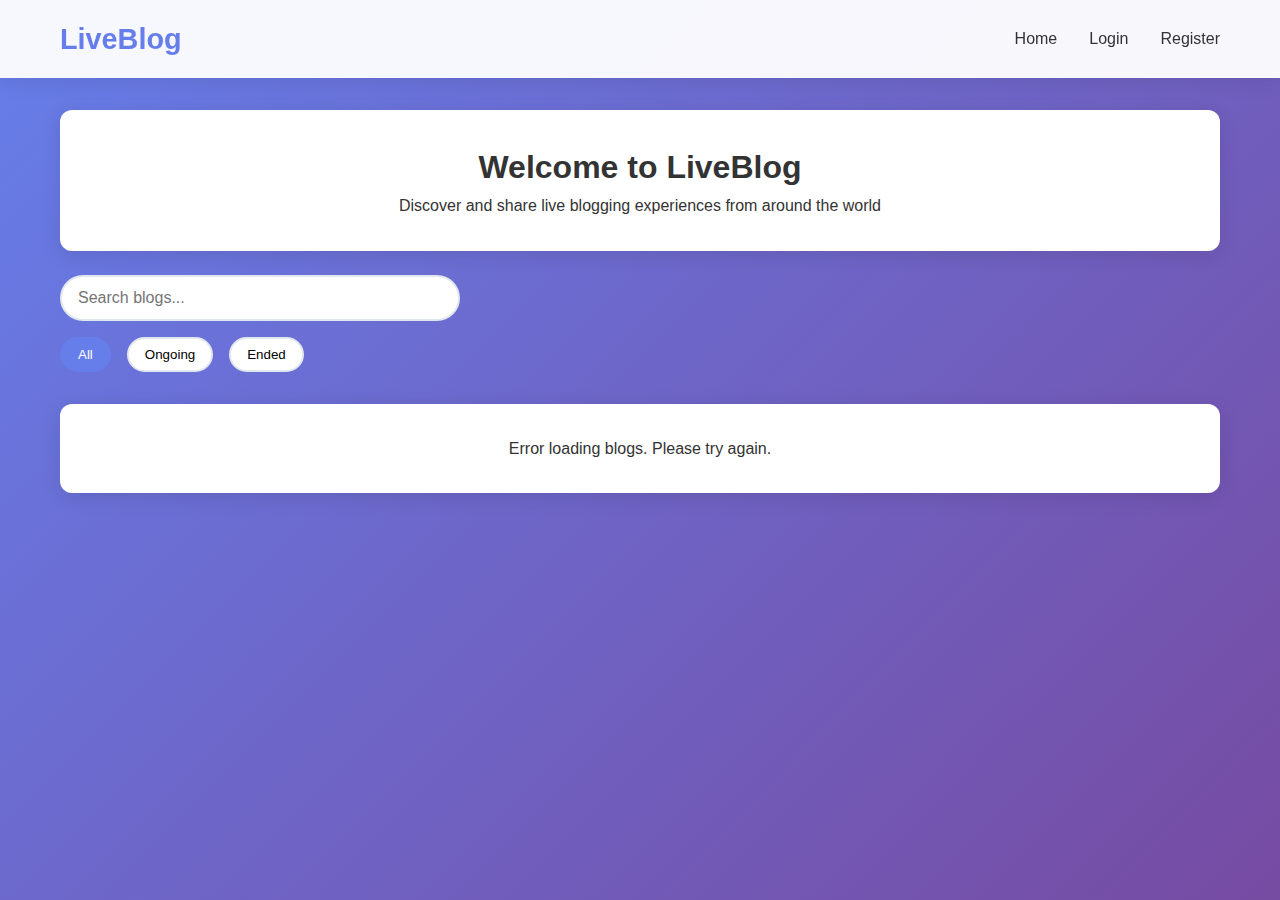
<file: index.html>
<!DOCTYPE html>
<html lang="en">
<head>
    <meta charset="UTF-8">
    <meta name="viewport" content="width=device-width, initial-scale=1.0">
    <title>Live Blog - Home</title>
    <link rel="stylesheet" href="static/css/style.css">
</head>
<body>
    <header class="header">
        <div class="container">
            <nav class="nav">
                <a href="index.html" class="logo">LiveBlog</a>
                <ul class="nav-links">
                    <li><a href="index.html">Home</a></li>
                    <li class="auth-required"><a href="create-blog.html">Create Blog</a></li>
                    <li class="auth-required"><a href="my-blogs.html">My Blogs</a></li>
                    <li class="guest-only"><a href="login.html">Login</a></li>
                    <li class="guest-only"><a href="register.html">Register</a></li>
                    <li class="auth-required"><a href="#" onclick="AuthManager.logout()">Logout</a></li>
                </ul>
            </nav>
        </div>
    </header>

    <main class="main">
        <div class="container">
            <div id="alert-container"></div>
            
            <!-- Welcome Section -->
            <div class="card text-center mb-3">
                <h1>Welcome to LiveBlog</h1>
                <p>Discover and share live blogging experiences from around the world</p>
            </div>

            <!-- Search and Filter Section -->
            <div class="search-container">
                <input type="text" id="search-input" class="search-input" placeholder="Search blogs...">
                <div class="filter-buttons">
                    <button class="filter-btn active" data-status="">All</button>
                    <button class="filter-btn" data-status="Ongoing">Ongoing</button>
                    <button class="filter-btn" data-status="Ended">Ended</button>
                </div>
            </div>

            <!-- Blog Posts Container -->
            <div id="blogs-container">
                <div class="text-center">
                    <div class="loading"></div>
                    <p>Loading blogs...</p>
                </div>
            </div>

            <!-- Pagination -->
            <div id="pagination-container" class="text-center mt-3"></div>
        </div>
    </main>

    <script src="static/js/api.js"></script>
    <script src="static/js/auth.js"></script>
    <script>
        let currentPage = 1;
        let currentSearch = '';
        let currentStatus = '';

        // Load blogs on page load
        document.addEventListener('DOMContentLoaded', function() {
            loadBlogs();
            setupEventListeners();
        });

        function setupEventListeners() {
            // Search functionality
            const searchInput = document.getElementById('search-input');
            let searchTimeout;
            
            searchInput.addEventListener('input', function() {
                clearTimeout(searchTimeout);
                searchTimeout = setTimeout(() => {
                    currentSearch = this.value;
                    currentPage = 1;
                    loadBlogs();
                }, 500);
            });

            // Filter buttons
            document.querySelectorAll('.filter-btn').forEach(btn => {
                btn.addEventListener('click', function() {
                    document.querySelectorAll('.filter-btn').forEach(b => b.classList.remove('active'));
                    this.classList.add('active');
                    currentStatus = this.dataset.status;
                    currentPage = 1;
                    loadBlogs();
                });
            });
        }

        async function loadBlogs() {
            try {
                const container = document.getElementById('blogs-container');
                container.innerHTML = '<div class="text-center"><div class="loading"></div><p>Loading blogs...</p></div>';

                let searchQuery = currentSearch;
                if (currentStatus) {
                    searchQuery += (searchQuery ? ' ' : '') + currentStatus;
                }

                const data = await api.getBlogs(searchQuery, currentPage);
                displayBlogs(data.results || []);
                displayPagination(data);
            } catch (error) {
                console.error('Error loading blogs:', error);
                document.getElementById('blogs-container').innerHTML = 
                    '<div class="card text-center"><p>Error loading blogs. Please try again.</p></div>';
            }
        }

        function displayBlogs(blogs) {
            const container = document.getElementById('blogs-container');
            
            if (blogs.length === 0) {
                container.innerHTML = '<div class="card text-center"><p>No blogs found.</p></div>';
                return;
            }

            container.innerHTML = blogs.map(blog => `
                <div class="card blog-post">
                    <div class="blog-header">
                        <div>
                            <h2 class="blog-title">${blog.title}</h2>
                            <div class="blog-meta">
                                <span>By ${blog.author}</span>
                                <span>${formatDate(blog.timestamp)}</span>
                                <span class="status-badge status-${blog.event_status.toLowerCase()}">${blog.event_status}</span>
                            </div>
                        </div>
                    </div>
                    <div class="blog-content">
                        ${truncateText(blog.content)}
                    </div>
                    <div class="blog-actions">
                        <a href="blog-detail.html?id=${blog.id}" class="btn btn-primary">Read More</a>
                    </div>
                </div>
            `).join('');
        }

        function displayPagination(data) {
            const container = document.getElementById('pagination-container');
            
            if (!data.next && !data.previous) {
                container.innerHTML = '';
                return;
            }

            let paginationHTML = '<div class="flex justify-center gap-2">';
            
            if (data.previous) {
                paginationHTML += `<button class="btn btn-secondary" onclick="changePage(${currentPage - 1})">Previous</button>`;
            }
            
            paginationHTML += `<span class="btn">Page ${currentPage}</span>`;
            
            if (data.next) {
                paginationHTML += `<button class="btn btn-secondary" onclick="changePage(${currentPage + 1})">Next</button>`;
            }
            
            paginationHTML += '</div>';
            container.innerHTML = paginationHTML;
        }

        function changePage(page) {
            currentPage = page;
            loadBlogs();
        }
    </script>
</body>
</html>
</file>
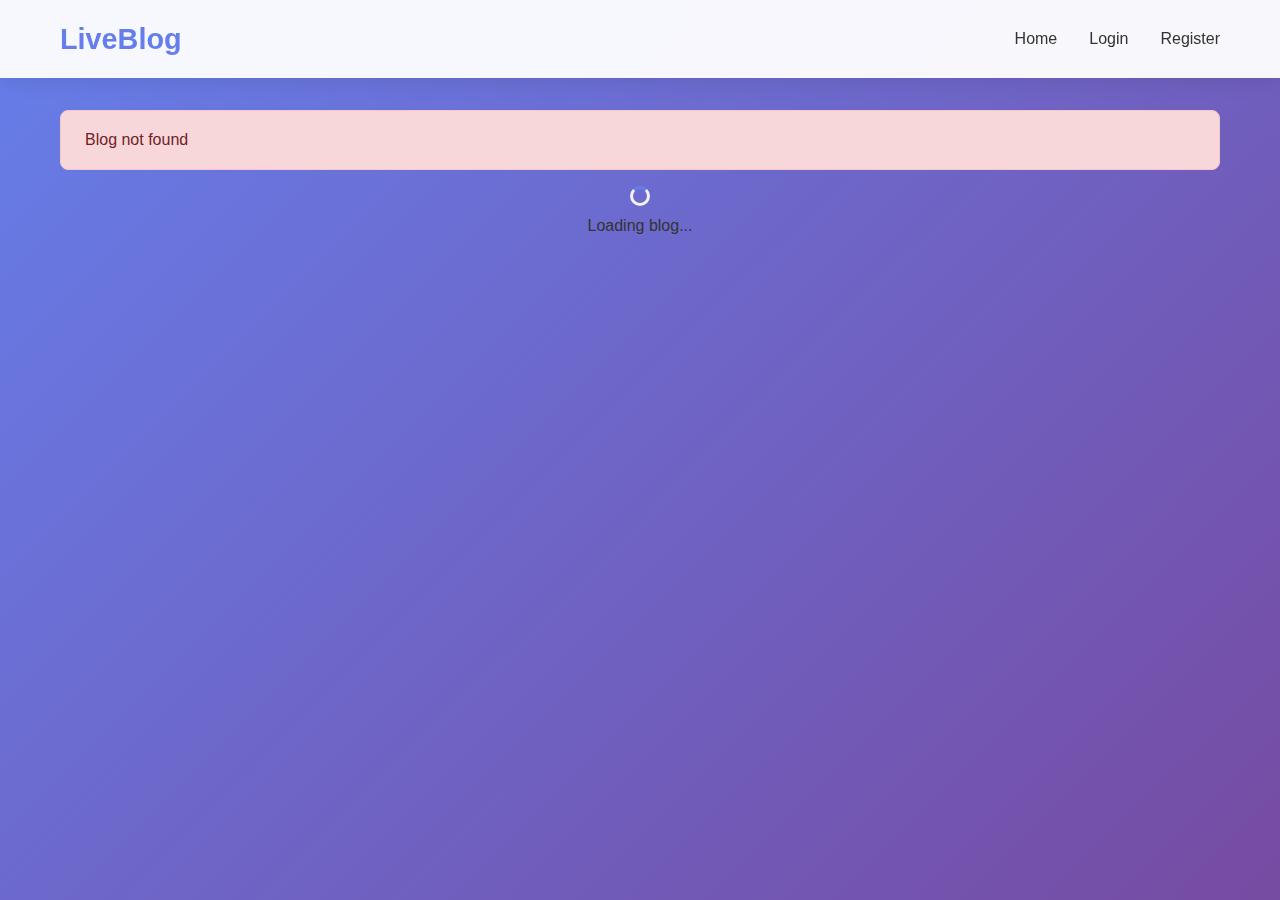
<file: blog-detail.html>
<!DOCTYPE html>
<html lang="en">
<head>
    <meta charset="UTF-8">
    <meta name="viewport" content="width=device-width, initial-scale=1.0">
    <title>Blog Detail - Live Blog</title>
    <link rel="stylesheet" href="static/css/style.css">
</head>
<body>
    <header class="header">
        <div class="container">
            <nav class="nav">
                <a href="index.html" class="logo">LiveBlog</a>
                <ul class="nav-links">
                    <li><a href="index.html">Home</a></li>
                    <li class="auth-required"><a href="create-blog.html">Create Blog</a></li>
                    <li class="auth-required"><a href="my-blogs.html">My Blogs</a></li>
                    <li class="guest-only"><a href="login.html">Login</a></li>
                    <li class="guest-only"><a href="register.html">Register</a></li>
                    <li class="auth-required"><a href="#" onclick="AuthManager.logout()">Logout</a></li>
                </ul>
            </nav>
        </div>
    </header>

    <main class="main">
        <div class="container">
            <div id="alert-container"></div>
            
            <!-- Blog Content -->
            <div id="blog-container">
                <div class="text-center">
                    <div class="loading"></div>
                    <p>Loading blog...</p>
                </div>
            </div>

            <!-- Comments Section -->
            <div id="comments-section" class="comments-section hidden">
                <h3>Comments</h3>
                
                <!-- Add Comment Form (for authenticated users) -->
                <div id="comment-form-container" class="auth-required hidden">
                    <form id="comment-form" class="mb-3">
                        <div class="form-group">
                            <textarea id="comment-content" name="content" class="form-control" 
                                    placeholder="Write your comment..." rows="3" required></textarea>
                        </div>
                        <button type="submit" class="btn btn-primary">Add Comment</button>
                    </form>
                </div>

                <!-- Comments List -->
                <div id="comments-container">
                    <div class="text-center">
                        <div class="loading"></div>
                        <p>Loading comments...</p>
                    </div>
                </div>
            </div>
        </div>
    </main>

    <script src="static/js/api.js"></script>
    <script src="static/js/auth.js"></script>
    <script>
        let blogId = null;
        let currentBlog = null;

        // Get blog ID from URL parameters
        document.addEventListener('DOMContentLoaded', function() {
            const urlParams = new URLSearchParams(window.location.search);
            blogId = urlParams.get('id');
            
            if (!blogId) {
                showAlert('Blog not found', 'error');
                setTimeout(() => window.location.href = 'index.html', 2000);
                return;
            }

            loadBlog();
            loadComments();
            setupCommentForm();
            
            // Show comment form if authenticated
            if (api.isAuthenticated()) {
                document.getElementById('comment-form-container').classList.remove('hidden');
            }
        });

        async function loadBlog() {
            try {
                const container = document.getElementById('blog-container');
                container.innerHTML = '<div class="text-center"><div class="loading"></div><p>Loading blog...</p></div>';

                currentBlog = await api.getBlog(blogId);
                displayBlog(currentBlog);
                
                // Show comments section
                document.getElementById('comments-section').classList.remove('hidden');
            } catch (error) {
                console.error('Error loading blog:', error);
                document.getElementById('blog-container').innerHTML = 
                    '<div class="card text-center"><p>Error loading blog. Please try again.</p></div>';
            }
        }

        function displayBlog(blog) {
            const container = document.getElementById('blog-container');
            
            container.innerHTML = `
                <div class="card">
                    <div class="blog-header">
                        <div>
                            <h1 class="blog-title">${blog.title}</h1>
                            <div class="blog-meta">
                                <span>By ${blog.author}</span>
                                <span>${formatDate(blog.timestamp)}</span>
                                <span class="status-badge status-${blog.event_status.toLowerCase()}">${blog.event_status}</span>
                            </div>
                        </div>
                    </div>
                    <div class="blog-content" style="white-space: pre-wrap; margin-top: 2rem;">
                        ${blog.content}
                    </div>
                    <div class="blog-actions mt-3">
                        <a href="index.html" class="btn btn-secondary">Back to Home</a>
                    </div>
                </div>
            `;
        }

        async function loadComments() {
            try {
                const container = document.getElementById('comments-container');
                container.innerHTML = '<div class="text-center"><div class="loading"></div><p>Loading comments...</p></div>';

                const data = await api.getComments(blogId);
                displayComments(data.results || []);
            } catch (error) {
                console.error('Error loading comments:', error);
                document.getElementById('comments-container').innerHTML = 
                    '<div class="text-center"><p>Error loading comments.</p></div>';
            }
        }

        function displayComments(comments) {
            const container = document.getElementById('comments-container');
            
            if (comments.length === 0) {
                container.innerHTML = '<div class="text-center"><p>No comments yet. Be the first to comment!</p></div>';
                return;
            }

            // Filter comments for this blog
            const blogComments = comments.filter(comment => comment.blog == blogId);
            
            if (blogComments.length === 0) {
                container.innerHTML = '<div class="text-center"><p>No comments yet. Be the first to comment!</p></div>';
                return;
            }

            container.innerHTML = blogComments.map(comment => `
                <div class="comment">
                    <div class="comment-header">
                        <span class="comment-author">${comment.user}</span>
                        <span class="comment-date">${formatDate(comment.created_at)}</span>
                    </div>
                    <div class="comment-content">${comment.content}</div>
                </div>
            `).join('');
        }

        function setupCommentForm() {
            document.getElementById('comment-form').addEventListener('submit', async function(e) {
                e.preventDefault();
                
                if (!api.isAuthenticated()) {
                    showAlert('Please login to comment', 'error');
                    return;
                }
                
                const submitBtn = this.querySelector('button[type="submit"]');
                setLoading(submitBtn, true);
                
                const formData = new FormData(this);
                const commentData = {
                    blog: parseInt(blogId),
                    content: formData.get('content')
                };
                
                // Validate form
                const errors = validateForm(commentData, {
                    content: { required: true, minLength: 1 }
                });
                
                if (Object.keys(errors).length > 0) {
                    displayFormErrors(errors);
                    setLoading(submitBtn, false);
                    return;
                }
                
                try {
                    await api.createComment(commentData);
                    showAlert('Comment added successfully!', 'success');
                    this.reset();
                    loadComments(); // Reload comments
                } catch (error) {
                    showAlert(error.message || 'Failed to add comment', 'error');
                } finally {
                    setLoading(submitBtn, false);
                }
            });
        }
    </script>
</body>
</html>
</file>
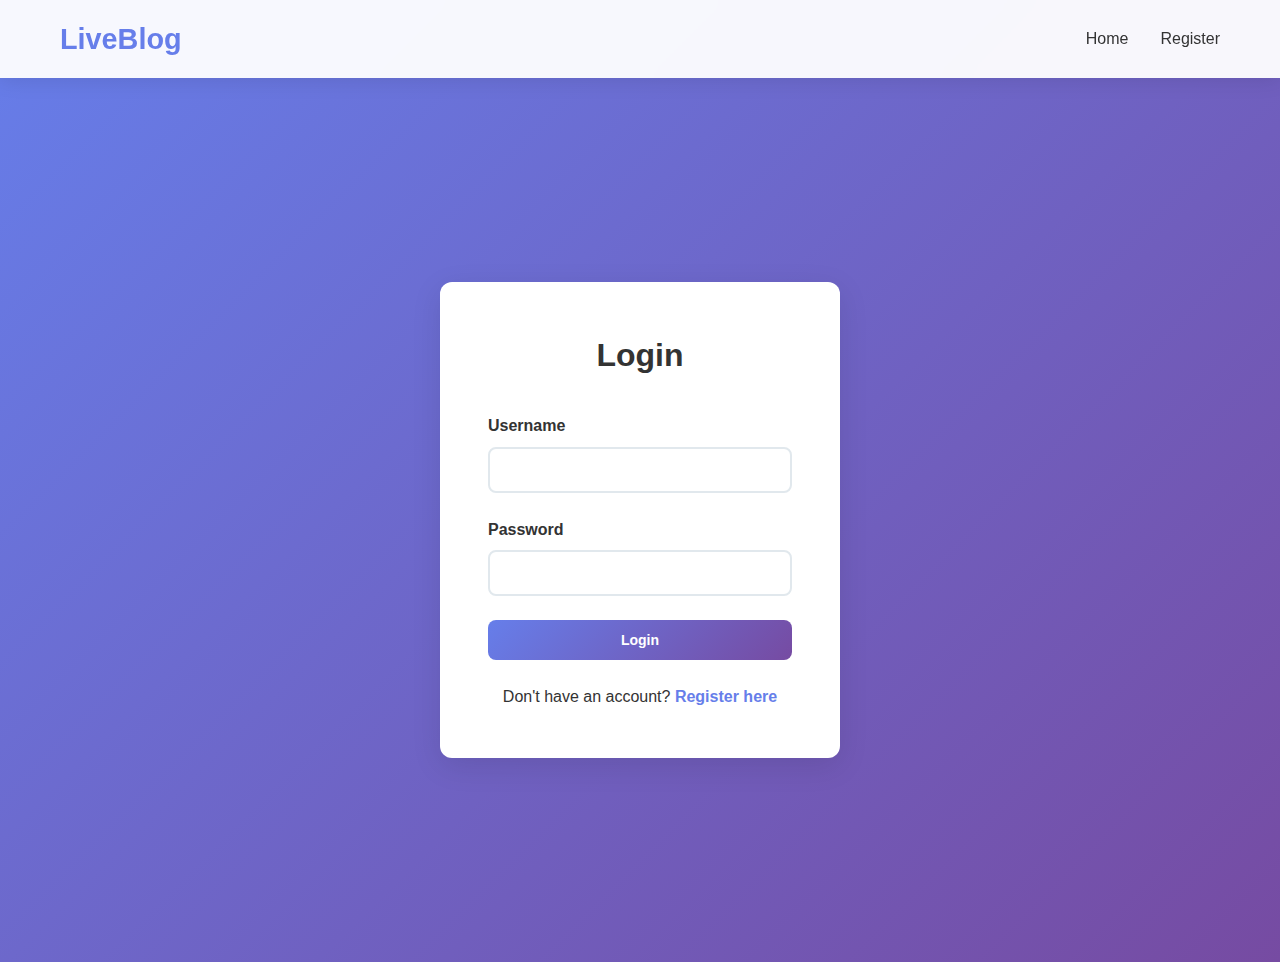
<file: create-blog.html>
<!DOCTYPE html>
<html lang="en">
<head>
    <meta charset="UTF-8">
    <meta name="viewport" content="width=device-width, initial-scale=1.0">
    <title>Create Blog - Live Blog</title>
    <link rel="stylesheet" href="static/css/style.css">
</head>
<body>
    <header class="header">
        <div class="container">
            <nav class="nav">
                <a href="index.html" class="logo">LiveBlog</a>
                <ul class="nav-links">
                    <li><a href="index.html">Home</a></li>
                    <li><a href="create-blog.html">Create Blog</a></li>
                    <li><a href="my-blogs.html">My Blogs</a></li>
                    <li><a href="#" onclick="AuthManager.logout()">Logout</a></li>
                </ul>
            </nav>
        </div>
    </header>

    <main class="main">
        <div class="container">
            <div id="alert-container"></div>
            
            <div class="card">
                <h1>Create New Blog Post</h1>
                
                <form id="blog-form">
                    <div class="form-group">
                        <label for="title">Title</label>
                        <input type="text" id="title" name="title" class="form-control" required>
                    </div>
                    
                    <div class="form-group">
                        <label for="content">Content</label>
                        <textarea id="content" name="content" class="form-control" rows="10" required></textarea>
                    </div>
                    
                    <div class="form-group">
                        <label for="event_status">Event Status</label>
                        <select id="event_status" name="event_status" class="form-control" required>
                            <option value="">Select Status</option>
                            <option value="Ongoing">Ongoing</option>
                            <option value="Ended">Ended</option>
                        </select>
                    </div>
                    
                    <div class="flex gap-2">
                        <button type="submit" class="btn btn-primary">Create Blog</button>
                        <a href="index.html" class="btn btn-secondary">Cancel</a>
                    </div>
                </form>
            </div>
        </div>
    </main>

    <script src="static/js/api.js"></script>
    <script src="static/js/auth.js"></script>
    <script>
        // Check authentication
        AuthManager.checkAuth();

        document.getElementById('blog-form').addEventListener('submit', async function(e) {
            e.preventDefault();
            
            const submitBtn = this.querySelector('button[type="submit"]');
            setLoading(submitBtn, true);
            
            const formData = new FormData(this);
            const blogData = {
                title: formData.get('title'),
                content: formData.get('content'),
                event_status: formData.get('event_status')
            };
            
            // Validate form
            const errors = validateForm(blogData, {
                title: { required: true, minLength: 3 },
                content: { required: true, minLength: 10 },
                event_status: { required: true }
            });
            
            if (Object.keys(errors).length > 0) {
                displayFormErrors(errors);
                setLoading(submitBtn, false);
                return;
            }
            
            try {
                await api.createBlog(blogData);
                showAlert('Blog created successfully!', 'success');
                setTimeout(() => {
                    window.location.href = 'my-blogs.html';
                }, 1000);
            } catch (error) {
                showAlert(error.message || 'Failed to create blog. Please try again.', 'error');
                setLoading(submitBtn, false);
            }
        });
    </script>
</body>
</html>
</file>
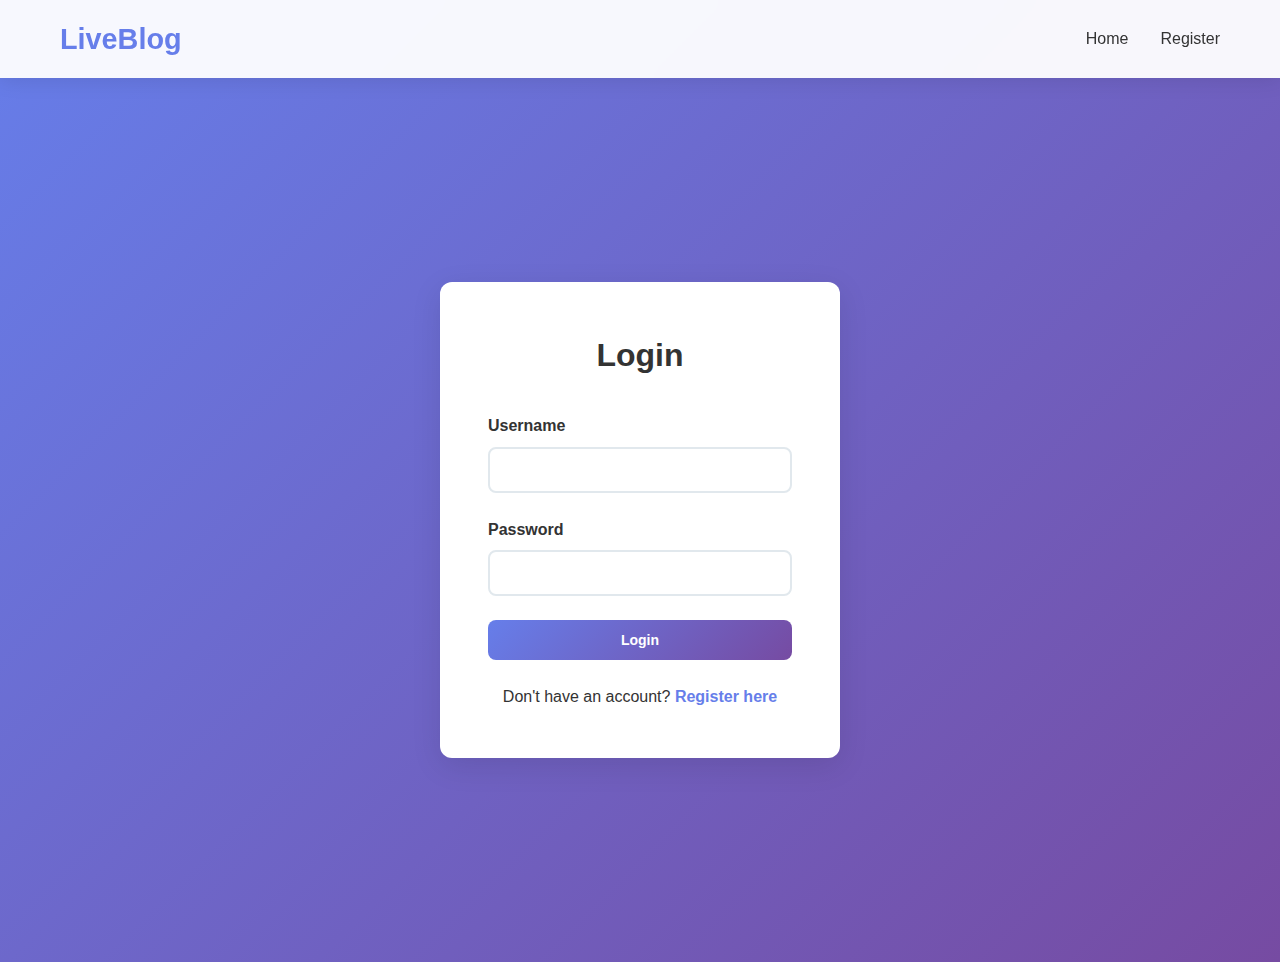
<file: login.html>
<!DOCTYPE html>
<html lang="en">
<head>
    <meta charset="UTF-8">
    <meta name="viewport" content="width=device-width, initial-scale=1.0">
    <title>Login - Live Blog</title>
    <link rel="stylesheet" href="static/css/style.css">
</head>
<body>
    <header class="header">
        <div class="container">
            <nav class="nav">
                <a href="index.html" class="logo">LiveBlog</a>
                <ul class="nav-links">
                    <li><a href="index.html">Home</a></li>
                    <li><a href="register.html">Register</a></li>
                </ul>
            </nav>
        </div>
    </header>

    <main class="main">
        <div class="auth-container">
            <div class="auth-card">
                <h1 class="auth-title">Login</h1>
                
                <div id="alert-container"></div>
                
                <form id="login-form">
                    <div class="form-group">
                        <label for="username">Username</label>
                        <input type="text" id="username" name="username" class="form-control" required>
                    </div>
                    
                    <div class="form-group">
                        <label for="password">Password</label>
                        <input type="password" id="password" name="password" class="form-control" required>
                    </div>
                    
                    <button type="submit" class="btn btn-primary" style="width: 100%;">Login</button>
                </form>
                
                <div class="auth-link">
                    <p>Don't have an account? <a href="register.html">Register here</a></p>
                </div>
            </div>
        </div>
    </main>

    <script src="static/js/api.js"></script>
    <script src="static/js/auth.js"></script>
    <script>
        // Redirect if already authenticated
        AuthManager.redirectIfAuthenticated();

        document.getElementById('login-form').addEventListener('submit', async function(e) {
            e.preventDefault();
            
            const submitBtn = this.querySelector('button[type="submit"]');
            setLoading(submitBtn, true);
            
            const formData = new FormData(this);
            const username = formData.get('username');
            const password = formData.get('password');
            
            // Validate form
            const errors = validateForm({ username, password }, {
                username: { required: true },
                password: { required: true }
            });
            
            if (Object.keys(errors).length > 0) {
                displayFormErrors(errors);
                setLoading(submitBtn, false);
                return;
            }
            
            try {
                await api.login(username, password);
                showAlert('Login successful! Redirecting...', 'success');
                setTimeout(() => {
                    window.location.href = 'index.html';
                }, 1000);
            } catch (error) {
                showAlert(error.message || 'Login failed. Please try again.', 'error');
                setLoading(submitBtn, false);
            }
        });
    </script>
</body>
</html>
</file>
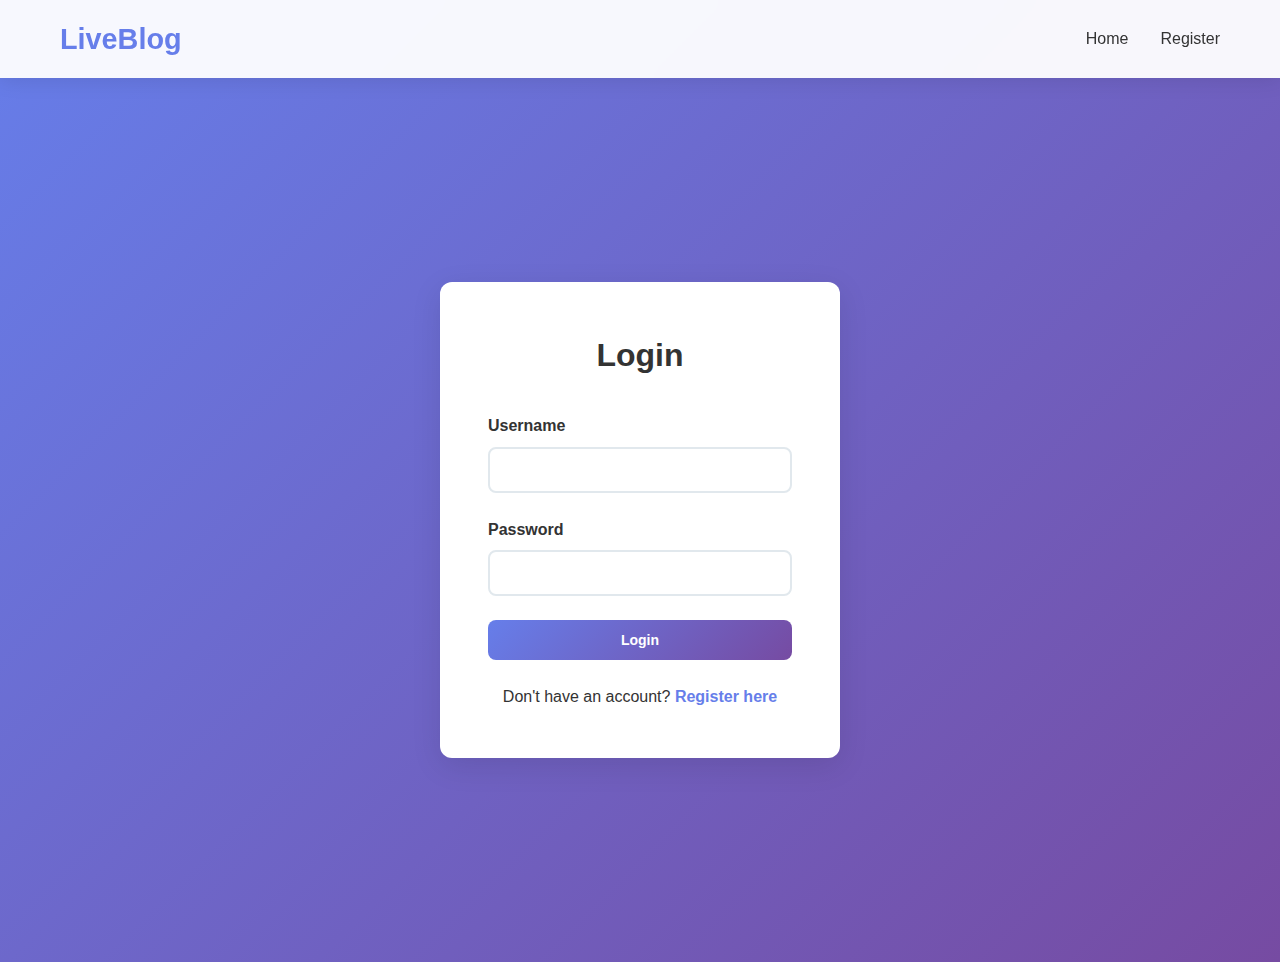
<file: my-blogs.html>
<!DOCTYPE html>
<html lang="en">
<head>
    <meta charset="UTF-8">
    <meta name="viewport" content="width=device-width, initial-scale=1.0">
    <title>My Blogs - Live Blog</title>
    <link rel="stylesheet" href="static/css/style.css">
</head>
<body>
    <header class="header">
        <div class="container">
            <nav class="nav">
                <a href="index.html" class="logo">LiveBlog</a>
                <ul class="nav-links">
                    <li><a href="index.html">Home</a></li>
                    <li><a href="create-blog.html">Create Blog</a></li>
                    <li><a href="my-blogs.html">My Blogs</a></li>
                    <li><a href="#" onclick="AuthManager.logout()">Logout</a></li>
                </ul>
            </nav>
        </div>
    </header>

    <main class="main">
        <div class="container">
            <div id="alert-container"></div>
            
            <div class="card">
                <div class="flex justify-between items-center mb-3">
                    <h1>My Blog Posts</h1>
                    <a href="create-blog.html" class="btn btn-primary">Create New Blog</a>
                </div>
            </div>

            <!-- Blog Posts Container -->
            <div id="blogs-container">
                <div class="text-center">
                    <div class="loading"></div>
                    <p>Loading your blogs...</p>
                </div>
            </div>

            <!-- Pagination -->
            <div id="pagination-container" class="text-center mt-3"></div>
        </div>
    </main>

    <!-- Edit Modal -->
    <div id="edit-modal" class="modal hidden">
        <div class="modal-content">
            <div class="modal-header">
                <h2>Edit Blog Post</h2>
                <button class="modal-close" onclick="closeEditModal()">&times;</button>
            </div>
            <form id="edit-form">
                <input type="hidden" id="edit-blog-id">
                <div class="form-group">
                    <label for="edit-title">Title</label>
                    <input type="text" id="edit-title" name="title" class="form-control" required>
                </div>
                <div class="form-group">
                    <label for="edit-content">Content</label>
                    <textarea id="edit-content" name="content" class="form-control" rows="10" required></textarea>
                </div>
                <div class="form-group">
                    <label for="edit-event-status">Event Status</label>
                    <select id="edit-event-status" name="event_status" class="form-control" required>
                        <option value="Ongoing">Ongoing</option>
                        <option value="Ended">Ended</option>
                    </select>
                </div>
                <div class="flex gap-2">
                    <button type="submit" class="btn btn-primary">Update Blog</button>
                    <button type="button" class="btn btn-secondary" onclick="closeEditModal()">Cancel</button>
                </div>
            </form>
        </div>
    </div>

    <script src="static/js/api.js"></script>
    <script src="static/js/auth.js"></script>
    <script>
        // Check authentication
        AuthManager.checkAuth();

        let currentPage = 1;
        let userBlogs = [];

        // Load blogs on page load
        document.addEventListener('DOMContentLoaded', function() {
            loadMyBlogs();
            setupEditForm();
        });

        async function loadMyBlogs() {
            try {
                const container = document.getElementById('blogs-container');
                container.innerHTML = '<div class="text-center"><div class="loading"></div><p>Loading your blogs...</p></div>';

                const data = await api.getBlogs('', currentPage);
                // Filter to show only current user's blogs (this is a simplified approach)
                // In a real app, you'd have a separate endpoint for user's blogs
                userBlogs = data.results || [];
                displayMyBlogs(userBlogs);
                displayPagination(data);
            } catch (error) {
                console.error('Error loading blogs:', error);
                document.getElementById('blogs-container').innerHTML = 
                    '<div class="card text-center"><p>Error loading your blogs. Please try again.</p></div>';
            }
        }

        function displayMyBlogs(blogs) {
            const container = document.getElementById('blogs-container');
            
            if (blogs.length === 0) {
                container.innerHTML = `
                    <div class="card text-center">
                        <p>You haven't created any blogs yet.</p>
                        <a href="create-blog.html" class="btn btn-primary mt-2">Create Your First Blog</a>
                    </div>
                `;
                return;
            }

            container.innerHTML = blogs.map(blog => `
                <div class="card blog-post">
                    <div class="blog-header">
                        <div>
                            <h2 class="blog-title">${blog.title}</h2>
                            <div class="blog-meta">
                                <span>By ${blog.author}</span>
                                <span>${formatDate(blog.timestamp)}</span>
                                <span class="status-badge status-${blog.event_status.toLowerCase()}">${blog.event_status}</span>
                            </div>
                        </div>
                    </div>
                    <div class="blog-content">
                        ${truncateText(blog.content)}
                    </div>
                    <div class="blog-actions">
                        <a href="blog-detail.html?id=${blog.id}" class="btn btn-primary">View</a>
                        <button class="btn btn-secondary" onclick="editBlog(${blog.id})">Edit</button>
                        <button class="btn btn-danger" onclick="deleteBlog(${blog.id})">Delete</button>
                    </div>
                </div>
            `).join('');
        }

        function displayPagination(data) {
            const container = document.getElementById('pagination-container');
            
            if (!data.next && !data.previous) {
                container.innerHTML = '';
                return;
            }

            let paginationHTML = '<div class="flex justify-center gap-2">';
            
            if (data.previous) {
                paginationHTML += `<button class="btn btn-secondary" onclick="changePage(${currentPage - 1})">Previous</button>`;
            }
            
            paginationHTML += `<span class="btn">Page ${currentPage}</span>`;
            
            if (data.next) {
                paginationHTML += `<button class="btn btn-secondary" onclick="changePage(${currentPage + 1})">Next</button>`;
            }
            
            paginationHTML += '</div>';
            container.innerHTML = paginationHTML;
        }

        function changePage(page) {
            currentPage = page;
            loadMyBlogs();
        }

        async function editBlog(blogId) {
            try {
                const blog = await api.getBlog(blogId);
                document.getElementById('edit-blog-id').value = blog.id;
                document.getElementById('edit-title').value = blog.title;
                document.getElementById('edit-content').value = blog.content;
                document.getElementById('edit-event-status').value = blog.event_status;
                document.getElementById('edit-modal').classList.remove('hidden');
            } catch (error) {
                showAlert('Error loading blog for editing', 'error');
            }
        }

        function closeEditModal() {
            document.getElementById('edit-modal').classList.add('hidden');
        }

        function setupEditForm() {
            document.getElementById('edit-form').addEventListener('submit', async function(e) {
                e.preventDefault();
                
                const submitBtn = this.querySelector('button[type="submit"]');
                setLoading(submitBtn, true);
                
                const formData = new FormData(this);
                const blogId = document.getElementById('edit-blog-id').value;
                const blogData = {
                    title: formData.get('title'),
                    content: formData.get('content'),
                    event_status: formData.get('event_status')
                };
                
                try {
                    await api.updateBlog(blogId, blogData);
                    showAlert('Blog updated successfully!', 'success');
                    closeEditModal();
                    loadMyBlogs();
                } catch (error) {
                    showAlert(error.message || 'Failed to update blog', 'error');
                } finally {
                    setLoading(submitBtn, false);
                }
            });
        }

        async function deleteBlog(blogId) {
            if (!confirm('Are you sure you want to delete this blog? This action cannot be undone.')) {
                return;
            }

            try {
                await api.deleteBlog(blogId);
                showAlert('Blog deleted successfully!', 'success');
                loadMyBlogs();
            } catch (error) {
                showAlert(error.message || 'Failed to delete blog', 'error');
            }
        }
    </script>

    <style>
        .modal {
            position: fixed;
            top: 0;
            left: 0;
            width: 100%;
            height: 100%;
            background: rgba(0, 0, 0, 0.5);
            display: flex;
            justify-content: center;
            align-items: center;
            z-index: 1000;
        }

        .modal.hidden {
            display: none;
        }

        .modal-content {
            background: white;
            padding: 2rem;
            border-radius: 12px;
            width: 90%;
            max-width: 600px;
            max-height: 90vh;
            overflow-y: auto;
        }

        .modal-header {
            display: flex;
            justify-content: space-between;
            align-items: center;
            margin-bottom: 2rem;
        }

        .modal-close {
            background: none;
            border: none;
            font-size: 2rem;
            cursor: pointer;
            color: #666;
        }

        .modal-close:hover {
            color: #333;
        }
    </style>
</body>
</html>
</file>
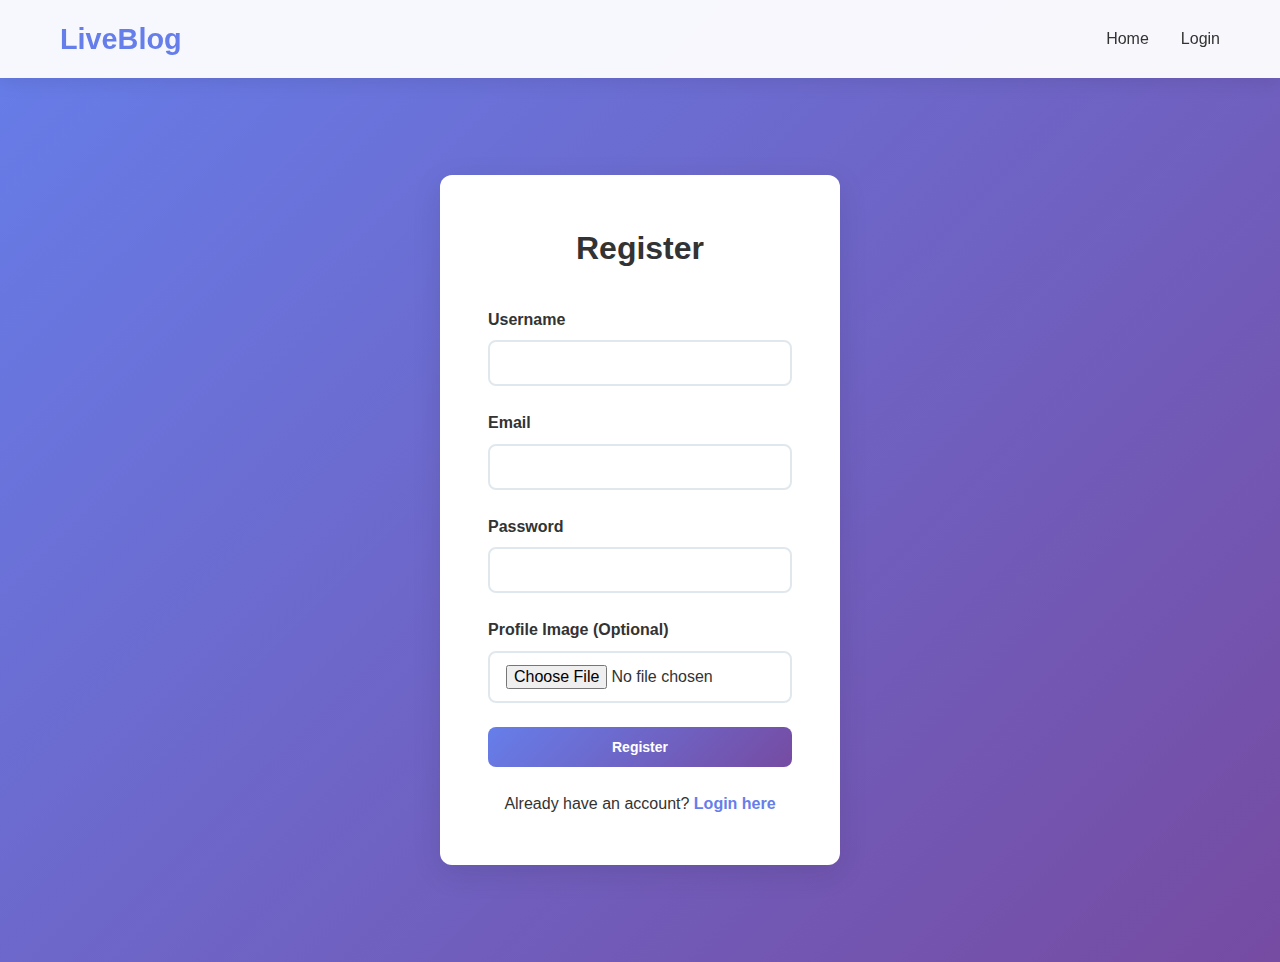
<file: register.html>
<!DOCTYPE html>
<html lang="en">
<head>
    <meta charset="UTF-8">
    <meta name="viewport" content="width=device-width, initial-scale=1.0">
    <title>Register - Live Blog</title>
    <link rel="stylesheet" href="static/css/style.css">
</head>
<body>
    <header class="header">
        <div class="container">
            <nav class="nav">
                <a href="index.html" class="logo">LiveBlog</a>
                <ul class="nav-links">
                    <li><a href="index.html">Home</a></li>
                    <li><a href="login.html">Login</a></li>
                </ul>
            </nav>
        </div>
    </header>

    <main class="main">
        <div class="auth-container">
            <div class="auth-card">
                <h1 class="auth-title">Register</h1>
                
                <div id="alert-container"></div>
                
                <form id="register-form">
                    <div class="form-group">
                        <label for="username">Username</label>
                        <input type="text" id="username" name="username" class="form-control" required>
                    </div>
                    
                    <div class="form-group">
                        <label for="email">Email</label>
                        <input type="email" id="email" name="email" class="form-control" required>
                    </div>
                    
                    <div class="form-group">
                        <label for="password">Password</label>
                        <input type="password" id="password" name="password" class="form-control" required>
                    </div>
                    
                    <div class="form-group">
                        <label for="profile_image">Profile Image (Optional)</label>
                        <input type="file" id="profile_image" name="profile_image" class="form-control" accept="image/*">
                    </div>
                    
                    <button type="submit" class="btn btn-primary" style="width: 100%;">Register</button>
                </form>
                
                <div class="auth-link">
                    <p>Already have an account? <a href="login.html">Login here</a></p>
                </div>
            </div>
        </div>
    </main>

    <script src="static/js/api.js"></script>
    <script src="static/js/auth.js"></script>
    <script>
        // Redirect if already authenticated
        AuthManager.redirectIfAuthenticated();

        document.getElementById('register-form').addEventListener('submit', async function(e) {
            e.preventDefault();
            
            const submitBtn = this.querySelector('button[type="submit"]');
            setLoading(submitBtn, true);
            
            const formData = new FormData(this);
            const userData = {
                username: formData.get('username'),
                email: formData.get('email'),
                password: formData.get('password'),
                profile_image: formData.get('profile_image')
            };
            
            // Validate form
            const errors = validateForm(userData, {
                username: { required: true, minLength: 3 },
                email: { required: true, email: true },
                password: { required: true, minLength: 6 }
            });
            
            if (Object.keys(errors).length > 0) {
                displayFormErrors(errors);
                setLoading(submitBtn, false);
                return;
            }
            
            try {
                await api.register(userData);
                showAlert('Registration successful! Please login to continue.', 'success');
                setTimeout(() => {
                    window.location.href = 'login.html';
                }, 2000);
            } catch (error) {
                showAlert(error.message || 'Registration failed. Please try again.', 'error');
                setLoading(submitBtn, false);
            }
        });
    </script>
</body>
</html>
</file>
<file: static/css/style.css>
/* Reset and Base Styles */
* {
    margin: 0;
    padding: 0;
    box-sizing: border-box;
}

body {
    font-family: -apple-system, BlinkMacSystemFont, 'Segoe UI', Roboto, Oxygen, Ubuntu, Cantarell, sans-serif;
    line-height: 1.6;
    color: #333;
    background: linear-gradient(135deg, #667eea 0%, #764ba2 100%);
    min-height: 100vh;
}

/* Container */
.container {
    max-width: 1200px;
    margin: 0 auto;
    padding: 0 20px;
}

/* Header */
.header {
    background: rgba(255, 255, 255, 0.95);
    backdrop-filter: blur(10px);
    box-shadow: 0 2px 20px rgba(0, 0, 0, 0.1);
    position: sticky;
    top: 0;
    z-index: 1000;
}

.nav {
    display: flex;
    justify-content: space-between;
    align-items: center;
    padding: 1rem 0;
}

.logo {
    font-size: 1.8rem;
    font-weight: 700;
    color: #667eea;
    text-decoration: none;
    transition: color 0.3s ease;
}

.logo:hover {
    color: #764ba2;
}

.nav-links {
    display: flex;
    list-style: none;
    gap: 2rem;
    align-items: center;
}

.nav-links a {
    text-decoration: none;
    color: #333;
    font-weight: 500;
    transition: color 0.3s ease;
    position: relative;
}

.nav-links a:hover {
    color: #667eea;
}

.nav-links a::after {
    content: '';
    position: absolute;
    width: 0;
    height: 2px;
    bottom: -5px;
    left: 0;
    background: #667eea;
    transition: width 0.3s ease;
}

.nav-links a:hover::after {
    width: 100%;
}

/* Buttons */
.btn {
    padding: 12px 24px;
    border: none;
    border-radius: 8px;
    font-weight: 600;
    text-decoration: none;
    display: inline-block;
    cursor: pointer;
    transition: all 0.3s ease;
    font-size: 14px;
    text-align: center;
}

.btn-primary {
    background: linear-gradient(135deg, #667eea 0%, #764ba2 100%);
    color: white;
}

.btn-primary:hover {
    transform: translateY(-2px);
    box-shadow: 0 8px 25px rgba(102, 126, 234, 0.3);
}

.btn-secondary {
    background: transparent;
    color: #667eea;
    border: 2px solid #667eea;
}

.btn-secondary:hover {
    background: #667eea;
    color: white;
}

.btn-danger {
    background: #e74c3c;
    color: white;
}

.btn-danger:hover {
    background: #c0392b;
    transform: translateY(-2px);
}

/* Main Content */
.main {
    padding: 2rem 0;
    min-height: calc(100vh - 80px);
}

/* Cards */
.card {
    background: white;
    border-radius: 12px;
    box-shadow: 0 4px 20px rgba(0, 0, 0, 0.1);
    padding: 2rem;
    margin-bottom: 2rem;
    transition: transform 0.3s ease, box-shadow 0.3s ease;
}

.card:hover {
    transform: translateY(-5px);
    box-shadow: 0 8px 30px rgba(0, 0, 0, 0.15);
}

/* Forms */
.form-group {
    margin-bottom: 1.5rem;
}

.form-group label {
    display: block;
    margin-bottom: 0.5rem;
    font-weight: 600;
    color: #333;
}

.form-control {
    width: 100%;
    padding: 12px 16px;
    border: 2px solid #e1e8ed;
    border-radius: 8px;
    font-size: 16px;
    transition: border-color 0.3s ease, box-shadow 0.3s ease;
}

.form-control:focus {
    outline: none;
    border-color: #667eea;
    box-shadow: 0 0 0 3px rgba(102, 126, 234, 0.1);
}

textarea.form-control {
    resize: vertical;
    min-height: 120px;
}

/* Blog Posts */
.blog-post {
    border-left: 4px solid #667eea;
    padding-left: 1.5rem;
    margin-bottom: 2rem;
}

.blog-header {
    display: flex;
    justify-content: space-between;
    align-items: flex-start;
    margin-bottom: 1rem;
}

.blog-title {
    font-size: 1.5rem;
    font-weight: 700;
    color: #333;
    margin-bottom: 0.5rem;
}

.blog-meta {
    color: #666;
    font-size: 0.9rem;
    display: flex;
    gap: 1rem;
    align-items: center;
}

.status-badge {
    padding: 4px 12px;
    border-radius: 20px;
    font-size: 0.8rem;
    font-weight: 600;
    text-transform: uppercase;
}

.status-ongoing {
    background: #e8f5e8;
    color: #2d5a2d;
}

.status-ended {
    background: #ffeaea;
    color: #8b2635;
}

.blog-content {
    margin: 1rem 0;
    line-height: 1.8;
    color: #444;
}

.blog-actions {
    display: flex;
    gap: 1rem;
    margin-top: 1rem;
}

/* Comments */
.comments-section {
    margin-top: 2rem;
    padding-top: 2rem;
    border-top: 1px solid #e1e8ed;
}

.comment {
    background: #f8f9fa;
    padding: 1rem;
    border-radius: 8px;
    margin-bottom: 1rem;
    border-left: 3px solid #667eea;
}

.comment-header {
    display: flex;
    justify-content: space-between;
    align-items: center;
    margin-bottom: 0.5rem;
}

.comment-author {
    font-weight: 600;
    color: #333;
}

.comment-date {
    color: #666;
    font-size: 0.9rem;
}

.comment-content {
    color: #444;
    line-height: 1.6;
}

/* Auth Forms */
.auth-container {
    display: flex;
    justify-content: center;
    align-items: center;
    min-height: calc(100vh - 80px);
}

.auth-card {
    background: white;
    padding: 3rem;
    border-radius: 12px;
    box-shadow: 0 8px 30px rgba(0, 0, 0, 0.1);
    width: 100%;
    max-width: 400px;
}

.auth-title {
    text-align: center;
    margin-bottom: 2rem;
    font-size: 2rem;
    font-weight: 700;
    color: #333;
}

.auth-link {
    text-align: center;
    margin-top: 1.5rem;
}

.auth-link a {
    color: #667eea;
    text-decoration: none;
    font-weight: 600;
}

.auth-link a:hover {
    text-decoration: underline;
}

/* Loading States */
.loading {
    display: inline-block;
    width: 20px;
    height: 20px;
    border: 3px solid #f3f3f3;
    border-top: 3px solid #667eea;
    border-radius: 50%;
    animation: spin 1s linear infinite;
}

@keyframes spin {
    0% { transform: rotate(0deg); }
    100% { transform: rotate(360deg); }
}

/* Alerts */
.alert {
    padding: 1rem 1.5rem;
    border-radius: 8px;
    margin-bottom: 1rem;
    font-weight: 500;
}

.alert-success {
    background: #d4edda;
    color: #155724;
    border: 1px solid #c3e6cb;
}

.alert-error {
    background: #f8d7da;
    color: #721c24;
    border: 1px solid #f5c6cb;
}

.alert-info {
    background: #d1ecf1;
    color: #0c5460;
    border: 1px solid #bee5eb;
}

/* Responsive Design */
@media (max-width: 768px) {
    .nav {
        flex-direction: column;
        gap: 1rem;
    }
    
    .nav-links {
        flex-wrap: wrap;
        justify-content: center;
    }
    
    .blog-header {
        flex-direction: column;
        align-items: flex-start;
    }
    
    .blog-actions {
        flex-wrap: wrap;
    }
    
    .auth-card {
        margin: 1rem;
        padding: 2rem;
    }
    
    .card {
        padding: 1.5rem;
    }
}

/* Utility Classes */
.text-center { text-align: center; }
.text-right { text-align: right; }
.mb-1 { margin-bottom: 0.5rem; }
.mb-2 { margin-bottom: 1rem; }
.mb-3 { margin-bottom: 1.5rem; }
.mt-1 { margin-top: 0.5rem; }
.mt-2 { margin-top: 1rem; }
.mt-3 { margin-top: 1.5rem; }
.hidden { display: none; }
.flex { display: flex; }
.justify-between { justify-content: space-between; }
.items-center { align-items: center; }
.gap-1 { gap: 0.5rem; }
.gap-2 { gap: 1rem; }

/* Search and Filter */
.search-container {
    margin-bottom: 2rem;
}

.search-input {
    width: 100%;
    max-width: 400px;
    padding: 12px 16px;
    border: 2px solid #e1e8ed;
    border-radius: 25px;
    font-size: 16px;
    transition: all 0.3s ease;
}

.search-input:focus {
    outline: none;
    border-color: #667eea;
    box-shadow: 0 0 0 3px rgba(102, 126, 234, 0.1);
}

.filter-buttons {
    display: flex;
    gap: 1rem;
    margin-top: 1rem;
    flex-wrap: wrap;
}

.filter-btn {
    padding: 8px 16px;
    border: 2px solid #e1e8ed;
    background: white;
    border-radius: 20px;
    cursor: pointer;
    transition: all 0.3s ease;
    font-weight: 500;
}

.filter-btn.active,
.filter-btn:hover {
    border-color: #667eea;
    background: #667eea;
    color: white;
}

/* Profile Section */
.profile-section {
    display: flex;
    align-items: center;
    gap: 1rem;
    padding: 1rem;
    background: rgba(255, 255, 255, 0.1);
    border-radius: 8px;
    margin-bottom: 2rem;
}

.profile-image {
    width: 60px;
    height: 60px;
    border-radius: 50%;
    object-fit: cover;
    border: 3px solid white;
}

.profile-info h3 {
    color: white;
    margin-bottom: 0.5rem;
}

.profile-info p {
    color: rgba(255, 255, 255, 0.8);
    font-size: 0.9rem;
}
</file>
